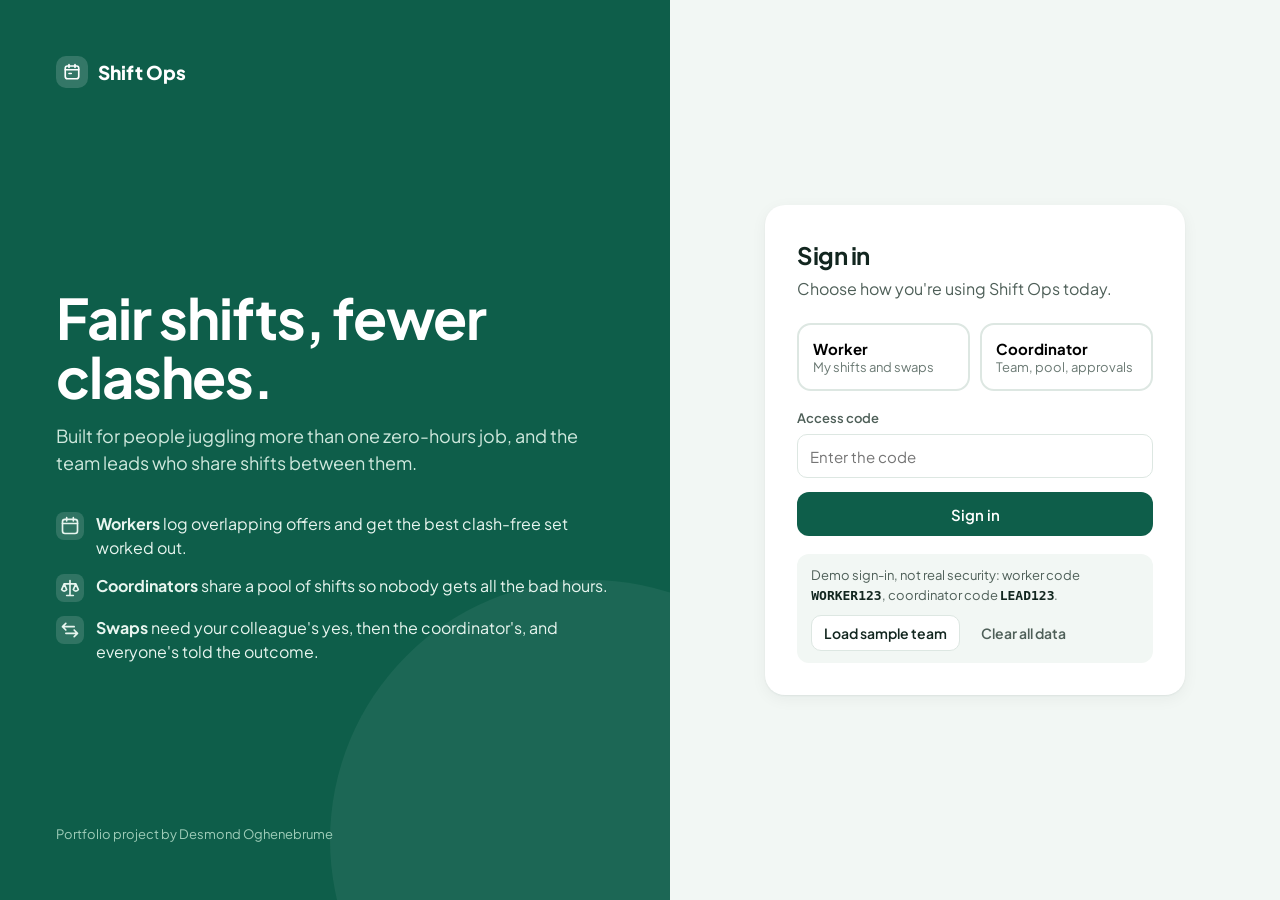
<file: index.html>
<!DOCTYPE html>
<html lang="en-GB">
<head>
<meta charset="UTF-8">
<meta name="viewport" content="width=device-width, initial-scale=1.0">
<meta name="theme-color" content="#0E5E4A">
<title>Shift Ops — fair shift scheduling</title>
<meta name="description" content="Pick the best non-clashing shifts, share a shift pool fairly, and swap shifts with approval. A portfolio project.">
<link rel="icon" href="data:,">
<link rel="preconnect" href="https://fonts.googleapis.com">
<link rel="stylesheet" href="https://fonts.googleapis.com/css2?family=Plus+Jakarta+Sans:wght@400;500;600;700;800&display=swap">
<!-- ?v= forces browsers to fetch the new files after an update instead of a cached old copy -->
<link rel="stylesheet" href="css/styles.css?v=3">
</head>
<body>
<div id="root"></div>
<div class="toasts" id="toasts" aria-live="polite"></div>

<script src="js/scheduling.js?v=3" defer></script>
<script src="js/swaps.js?v=3" defer></script>
<script src="js/store.js?v=3" defer></script>
<script src="js/app.js?v=3" defer></script>
</body>
</html>
</file>
<file: css/styles.css>
/* Shift Ops
   "Daylight operations": evergreen for the brand, tangerine for anything
   that needs attention, soft tints per job type, on a light mint ground.
   Plus Jakarta Sans for everything. */

:root {
  --ground: #F2F7F4;
  --card: #FFFFFF;
  --ink: #12261F;
  --ink-2: #4E5F58;
  --ink-3: #6B7A74;
  --line: #DDE7E2;

  --brand: #0E5E4A;
  --brand-2: #0B4A3A;
  --brand-soft: #DDF1E8;
  --brand-ink: #0B3D30;

  --attention: #F2711C;
  --attention-soft: #FFE9D9;
  --attention-ink: #8A3A07;

  --good: #1D7A4E;
  --good-soft: #DFF3E7;
  --bad: #B3261E;
  --bad-soft: #FCE8E6;

  /* job tints: background + readable text */
  --job-security: #DCEBFF;    --job-security-ink: #123E73;
  --job-events: #FFE3D3;      --job-events-ink: #7A2E0A;
  --job-hospitality: #E3F4D6; --job-hospitality-ink: #2D5212;
  --job-teaching: #ECE4FF;    --job-teaching-ink: #3B2A82;
  --job-other: #FFF1BF;       --job-other-ink: #6A5200;

  --radius: 14px;
  --radius-lg: 20px;
  --shadow: 0 1px 2px rgba(18, 38, 31, 0.06), 0 4px 16px rgba(18, 38, 31, 0.05);
  --font: 'Plus Jakarta Sans', system-ui, -apple-system, 'Segoe UI', sans-serif;
}

* { box-sizing: border-box; }
html, body { margin: 0; }
body {
  font-family: var(--font);
  background: var(--ground);
  color: var(--ink);
  line-height: 1.5;
  -webkit-font-smoothing: antialiased;
  font-feature-settings: 'tnum' 1; /* money and times line up */
}
a { color: var(--brand); }
button, input, select, textarea { font-family: inherit; }
:focus-visible { outline: 3px solid var(--attention); outline-offset: 2px; }
.sr-only { position: absolute; width: 1px; height: 1px; overflow: hidden; clip: rect(0 0 0 0); white-space: nowrap; }

h1, h2, h3 { letter-spacing: -0.02em; }

/* ---------- buttons and inputs ---------- */

.btn {
  display: inline-flex; align-items: center; justify-content: center; gap: 8px;
  min-height: 44px; padding: 0 18px; border-radius: 12px; border: 1px solid transparent;
  font-size: 15px; font-weight: 600; cursor: pointer; text-decoration: none;
  transition: background 0.15s ease, transform 0.1s ease, box-shadow 0.15s ease;
}
.btn:active { transform: scale(0.98); }
.btn-primary { background: var(--brand); color: #fff; }
.btn-primary:hover { background: var(--brand-2); }
.btn-attention { background: var(--attention); color: #fff; }
.btn-secondary { background: var(--card); color: var(--ink); border-color: var(--line); }
.btn-secondary:hover { border-color: var(--brand); color: var(--brand); }
.btn-quiet { background: transparent; color: var(--ink-2); }
.btn-quiet:hover { color: var(--bad); }
.btn-danger { background: var(--bad-soft); color: var(--bad); }
.btn-sm { min-height: 36px; padding: 0 12px; font-size: 14px; border-radius: 10px; }

.field { display: flex; flex-direction: column; gap: 6px; }
.field label, .label { font-size: 13px; font-weight: 600; color: var(--ink-2); }
.input, select.input, textarea.input {
  min-height: 44px; padding: 0 12px; border-radius: 10px; border: 1px solid var(--line);
  background: #fff; color: var(--ink); font-size: 15px; width: 100%;
}
textarea.input { padding: 10px 12px; min-height: 80px; resize: vertical; }
.input:focus { outline: none; border-color: var(--brand); box-shadow: 0 0 0 3px var(--brand-soft); }
.form-grid { display: grid; grid-template-columns: repeat(auto-fit, minmax(150px, 1fr)); gap: 12px; align-items: end; }

/* ---------- sign-in ---------- */

.gate { min-height: 100vh; display: grid; grid-template-columns: minmax(0, 1.1fr) minmax(0, 1fr); }
.gate-brand { background: var(--brand); color: #fff; padding: 56px; display: flex; flex-direction: column; justify-content: space-between; position: relative; overflow: hidden; }
.gate-brand::after { /* soft shapes so the panel isn't a flat slab */
  content: ''; position: absolute; width: 520px; height: 520px; border-radius: 50%;
  right: -180px; bottom: -200px; background: rgba(255, 255, 255, 0.06);
}
.gate-brand h1 { font-size: clamp(36px, 4.5vw, 56px); line-height: 1.05; margin: 40px 0 16px; max-width: 14ch; }
.gate-brand p { font-size: 18px; color: #CFE8DD; max-width: 34rem; margin: 0; }
.gate-points { list-style: none; padding: 0; margin: 36px 0 0; display: grid; gap: 14px; position: relative; z-index: 1; }
.gate-points li { display: flex; gap: 12px; align-items: flex-start; font-size: 16px; color: #E8F5EF; }
.gate-points .dot { flex-shrink: 0; width: 28px; height: 28px; border-radius: 8px; background: rgba(255, 255, 255, 0.14); display: inline-flex; align-items: center; justify-content: center; }
.gate-form { display: flex; align-items: center; justify-content: center; padding: 40px 24px; }
.gate-card { width: 100%; max-width: 420px; background: var(--card); border-radius: var(--radius-lg); padding: 32px; box-shadow: var(--shadow); }
.gate-card h2 { margin: 0 0 4px; font-size: 24px; }
.gate-card .sub { margin: 0 0 22px; color: var(--ink-2); }
.roles { display: grid; grid-template-columns: 1fr 1fr; gap: 10px; margin-bottom: 18px; }
.role { border: 2px solid var(--line); background: #fff; border-radius: 14px; padding: 14px; text-align: left; cursor: pointer; }
.role strong { display: block; font-size: 15px; }
.role span { font-size: 13px; color: var(--ink-3); }
.role[aria-pressed="true"] { border-color: var(--brand); background: var(--brand-soft); }
.demo-note { margin-top: 18px; padding: 12px 14px; border-radius: 12px; background: var(--ground); font-size: 13px; color: var(--ink-2); }
.demo-note code { font-weight: 700; color: var(--ink); }

/* ---------- app shell ---------- */

.shell { display: grid; grid-template-columns: 252px minmax(0, 1fr); min-height: 100vh; }
.sidebar { background: var(--card); border-right: 1px solid var(--line); padding: 22px 14px; display: flex; flex-direction: column; gap: 6px; position: sticky; top: 0; height: 100vh; }
.logo { display: flex; align-items: center; gap: 10px; font-weight: 800; font-size: 19px; color: var(--ink); text-decoration: none; padding: 0 10px 14px; }
.logo-mark { width: 32px; height: 32px; border-radius: 10px; background: var(--brand); display: inline-flex; align-items: center; justify-content: center; color: #fff; }
.nav { display: flex; flex-direction: column; gap: 2px; }
.nav button {
  display: flex; align-items: center; gap: 12px; width: 100%; min-height: 44px; padding: 0 12px;
  border: none; border-radius: 12px; background: transparent; color: var(--ink-2);
  font-size: 15px; font-weight: 600; cursor: pointer; text-align: left;
}
.nav button:hover { background: var(--ground); color: var(--ink); }
.nav button[aria-current="page"] { background: var(--brand-soft); color: var(--brand-ink); }
.nav .count { margin-left: auto; min-width: 22px; height: 22px; padding: 0 7px; border-radius: 11px; background: var(--attention); color: #fff; font-size: 12px; font-weight: 700; display: inline-flex; align-items: center; justify-content: center; }
.sidebar-foot { margin-top: auto; border-top: 1px solid var(--line); padding-top: 14px; display: flex; align-items: center; gap: 10px; }
.sidebar-foot .who { flex: 1; min-width: 0; font-size: 14px; }
.sidebar-foot .who strong { display: block; white-space: nowrap; overflow: hidden; text-overflow: ellipsis; }
.sidebar-foot .who span { color: var(--ink-3); font-size: 13px; }

.main { padding: 32px clamp(18px, 4vw, 48px) 64px; min-width: 0; }
.page-head { display: flex; flex-wrap: wrap; align-items: flex-end; justify-content: space-between; gap: 16px; margin-bottom: 24px; }
.page-head h1 { margin: 0; font-size: 30px; }
.page-head p { margin: 6px 0 0; color: var(--ink-2); max-width: 52rem; }

.avatar { width: 40px; height: 40px; border-radius: 50%; background: var(--brand-soft); color: var(--brand-ink); display: inline-flex; align-items: center; justify-content: center; font-weight: 700; flex-shrink: 0; object-fit: cover; }
.avatar-lg { width: 72px; height: 72px; font-size: 24px; }

/* ---------- cards, stats ---------- */

.grid { display: grid; gap: 16px; }
.grid-2 { grid-template-columns: repeat(auto-fit, minmax(320px, 1fr)); }
.stats { display: grid; grid-template-columns: repeat(auto-fit, minmax(170px, 1fr)); gap: 14px; margin-bottom: 18px; }
.stat { background: var(--card); border-radius: var(--radius-lg); padding: 18px 20px; box-shadow: var(--shadow); }
.stat .k { font-size: 13px; font-weight: 600; color: var(--ink-3); }
.stat .v { font-size: 28px; font-weight: 800; letter-spacing: -0.02em; margin-top: 4px; }
.stat .s { font-size: 13px; color: var(--ink-2); margin-top: 2px; }
.stat.attention { background: var(--attention-soft); }
.stat.attention .v, .stat.attention .k { color: var(--attention-ink); }
.stat.brand { background: var(--brand); color: #fff; }
.stat.brand .k, .stat.brand .s { color: #CFE8DD; }

.card { background: var(--card); border-radius: var(--radius-lg); padding: 22px; box-shadow: var(--shadow); }
.card + .card { margin-top: 16px; }
.grid > .card + .card { margin-top: 0; }
.card h2 { margin: 0; font-size: 18px; }
.card .lead { margin: 4px 0 16px; color: var(--ink-2); font-size: 14px; }
.card-head { display: flex; justify-content: space-between; align-items: flex-start; gap: 12px; flex-wrap: wrap; }

.empty { padding: 22px; border: 1.5px dashed var(--line); border-radius: var(--radius); color: var(--ink-2); text-align: center; }
.empty strong { display: block; color: var(--ink); margin-bottom: 2px; }

.callout { display: flex; gap: 12px; align-items: flex-start; padding: 14px 16px; border-radius: var(--radius); background: var(--brand-soft); color: var(--brand-ink); font-size: 14px; }
.callout.attention { background: var(--attention-soft); color: var(--attention-ink); }
.callout + .callout { margin-top: 10px; }

/* ---------- shifts ---------- */

.shift { display: flex; align-items: center; gap: 14px; padding: 12px 14px; border-radius: var(--radius); border: 1px solid var(--line); background: #fff; }
.shift + .shift { margin-top: 8px; }
.shift .tag { flex-shrink: 0; padding: 4px 10px; border-radius: 8px; font-size: 12px; font-weight: 700; }
.shift .when { flex: 1; min-width: 0; font-size: 14px; color: var(--ink-2); }
.shift .when strong { display: block; color: var(--ink); font-size: 15px; }
.shift .pay { font-weight: 800; }
.shift.muted { opacity: 0.55; }
.shift .actions { display: flex; gap: 6px; flex-wrap: wrap; }

.job-security { background: var(--job-security); color: var(--job-security-ink); }
.job-events { background: var(--job-events); color: var(--job-events-ink); }
.job-hospitality { background: var(--job-hospitality); color: var(--job-hospitality-ink); }
.job-teaching { background: var(--job-teaching); color: var(--job-teaching-ink); }
.job-other { background: var(--job-other); color: var(--job-other-ink); }

.day { display: grid; grid-template-columns: 110px minmax(0, 1fr); gap: 14px; padding: 14px 0; border-top: 1px solid var(--line); }
.day:first-child { border-top: none; padding-top: 0; }
.day-label { font-weight: 700; }
.day-label span { display: block; font-weight: 500; color: var(--ink-3); font-size: 13px; }

.pill { display: inline-flex; align-items: center; gap: 6px; padding: 3px 10px; border-radius: 100px; font-size: 12px; font-weight: 700; }
.pill-wait { background: var(--attention-soft); color: var(--attention-ink); }
.pill-good { background: var(--good-soft); color: var(--good); }
.pill-bad { background: var(--bad-soft); color: var(--bad); }
.pill-neutral { background: var(--ground); color: var(--ink-2); }

/* fairness bars */
.person { padding: 16px; border: 1px solid var(--line); border-radius: var(--radius); background: #fff; }
.person + .person { margin-top: 10px; }
.person-head { display: flex; align-items: center; gap: 12px; margin-bottom: 10px; }
.person-head strong { flex: 1; }
.bar { height: 8px; border-radius: 4px; background: var(--ground); overflow: hidden; margin-bottom: 10px; }
.bar > span { display: block; height: 100%; background: var(--brand); border-radius: 4px; }

/* swap requests */
.request { padding: 16px; border: 1px solid var(--line); border-radius: var(--radius); background: #fff; }
.request + .request { margin-top: 10px; }
.request .trade { display: grid; grid-template-columns: minmax(0, 1fr) auto minmax(0, 1fr); gap: 10px; align-items: center; margin: 10px 0; }
.request .trade .shift { margin: 0; }
.request .arrow { color: var(--ink-3); font-size: 20px; }
.request .meta { font-size: 13px; color: var(--ink-3); }
.request .reason { margin-top: 8px; padding: 10px 12px; background: var(--ground); border-radius: 10px; font-size: 14px; }
.request .buttons { display: flex; gap: 8px; flex-wrap: wrap; margin-top: 12px; }
.timeline { list-style: none; margin: 10px 0 0; padding: 0; display: flex; flex-wrap: wrap; gap: 6px; font-size: 12px; color: var(--ink-3); }
.timeline li::after { content: '→'; margin-left: 6px; }
.timeline li:last-child::after { content: ''; }

/* inbox */
.note { display: flex; gap: 12px; align-items: flex-start; padding: 14px 16px; border-radius: var(--radius); background: #fff; border: 1px solid var(--line); }
.note + .note { margin-top: 8px; }
.note.unread { border-color: var(--attention); background: var(--attention-soft); }
.note .dot { width: 8px; height: 8px; border-radius: 50%; background: var(--attention); margin-top: 7px; flex-shrink: 0; }
.note.read .dot { background: var(--line); }
.note .body { flex: 1; }
.note .time { font-size: 12px; color: var(--ink-3); margin-top: 2px; }

/* guide */
.guide h3 { margin: 22px 0 6px; font-size: 16px; }
.guide h3:first-child { margin-top: 0; }
.guide p { margin: 0 0 8px; color: var(--ink-2); }
.steps { counter-reset: s; list-style: none; padding: 0; margin: 0; display: grid; gap: 10px; }
.steps li { counter-increment: s; display: flex; gap: 12px; align-items: flex-start; }
.steps li::before { content: counter(s); flex-shrink: 0; width: 26px; height: 26px; border-radius: 50%; background: var(--brand); color: #fff; font-size: 13px; font-weight: 700; display: inline-flex; align-items: center; justify-content: center; }

/* toasts */
.toasts { position: fixed; right: 20px; bottom: 20px; display: flex; flex-direction: column; gap: 8px; z-index: 50; }
.toast { background: var(--ink); color: #fff; padding: 12px 16px; border-radius: 12px; font-size: 14px; box-shadow: var(--shadow); opacity: 0; transform: translateY(8px); transition: all 0.2s ease; max-width: 340px; }
.toast.show { opacity: 1; transform: none; }
.toast.error { background: var(--bad); }

@media (max-width: 900px) {
  .gate { grid-template-columns: 1fr; }
  .gate-brand { padding: 36px 24px; }
  .gate-brand h1 { margin-top: 24px; }
  .shell { grid-template-columns: 1fr; }
  .sidebar { position: sticky; top: 0; height: auto; z-index: 10; flex-direction: row; align-items: center; padding: 10px; border-right: none; border-bottom: 1px solid var(--line); overflow-x: auto; }
  .logo { padding: 0 8px 0 4px; }
  .logo-text { display: none; }
  .nav { flex-direction: row; }
  .nav button { white-space: nowrap; min-height: 40px; }
  .sidebar-foot { display: none; }
  .day { grid-template-columns: 1fr; gap: 8px; }
  .request .trade { grid-template-columns: 1fr; }
  .request .arrow { transform: rotate(90deg); justify-self: center; }
}

@media (prefers-reduced-motion: reduce) {
  * { transition: none !important; }
}
</file>
